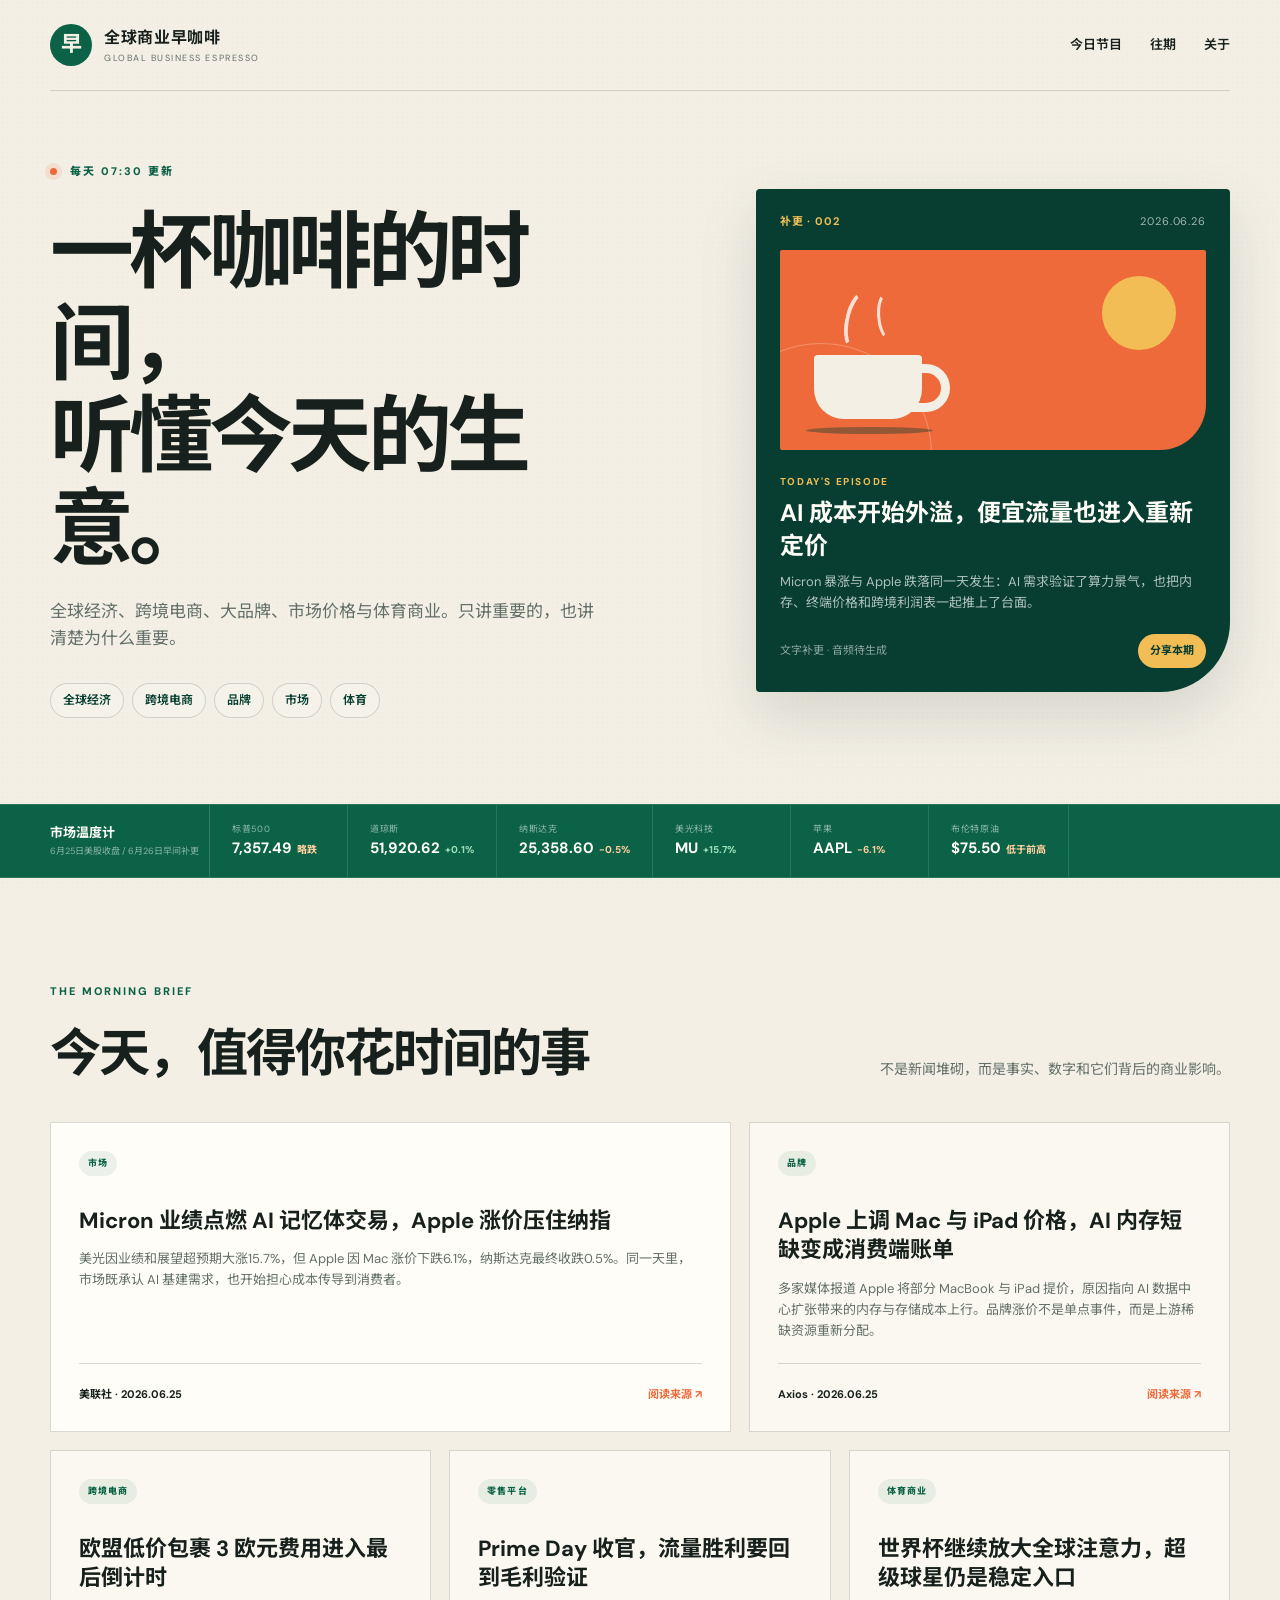
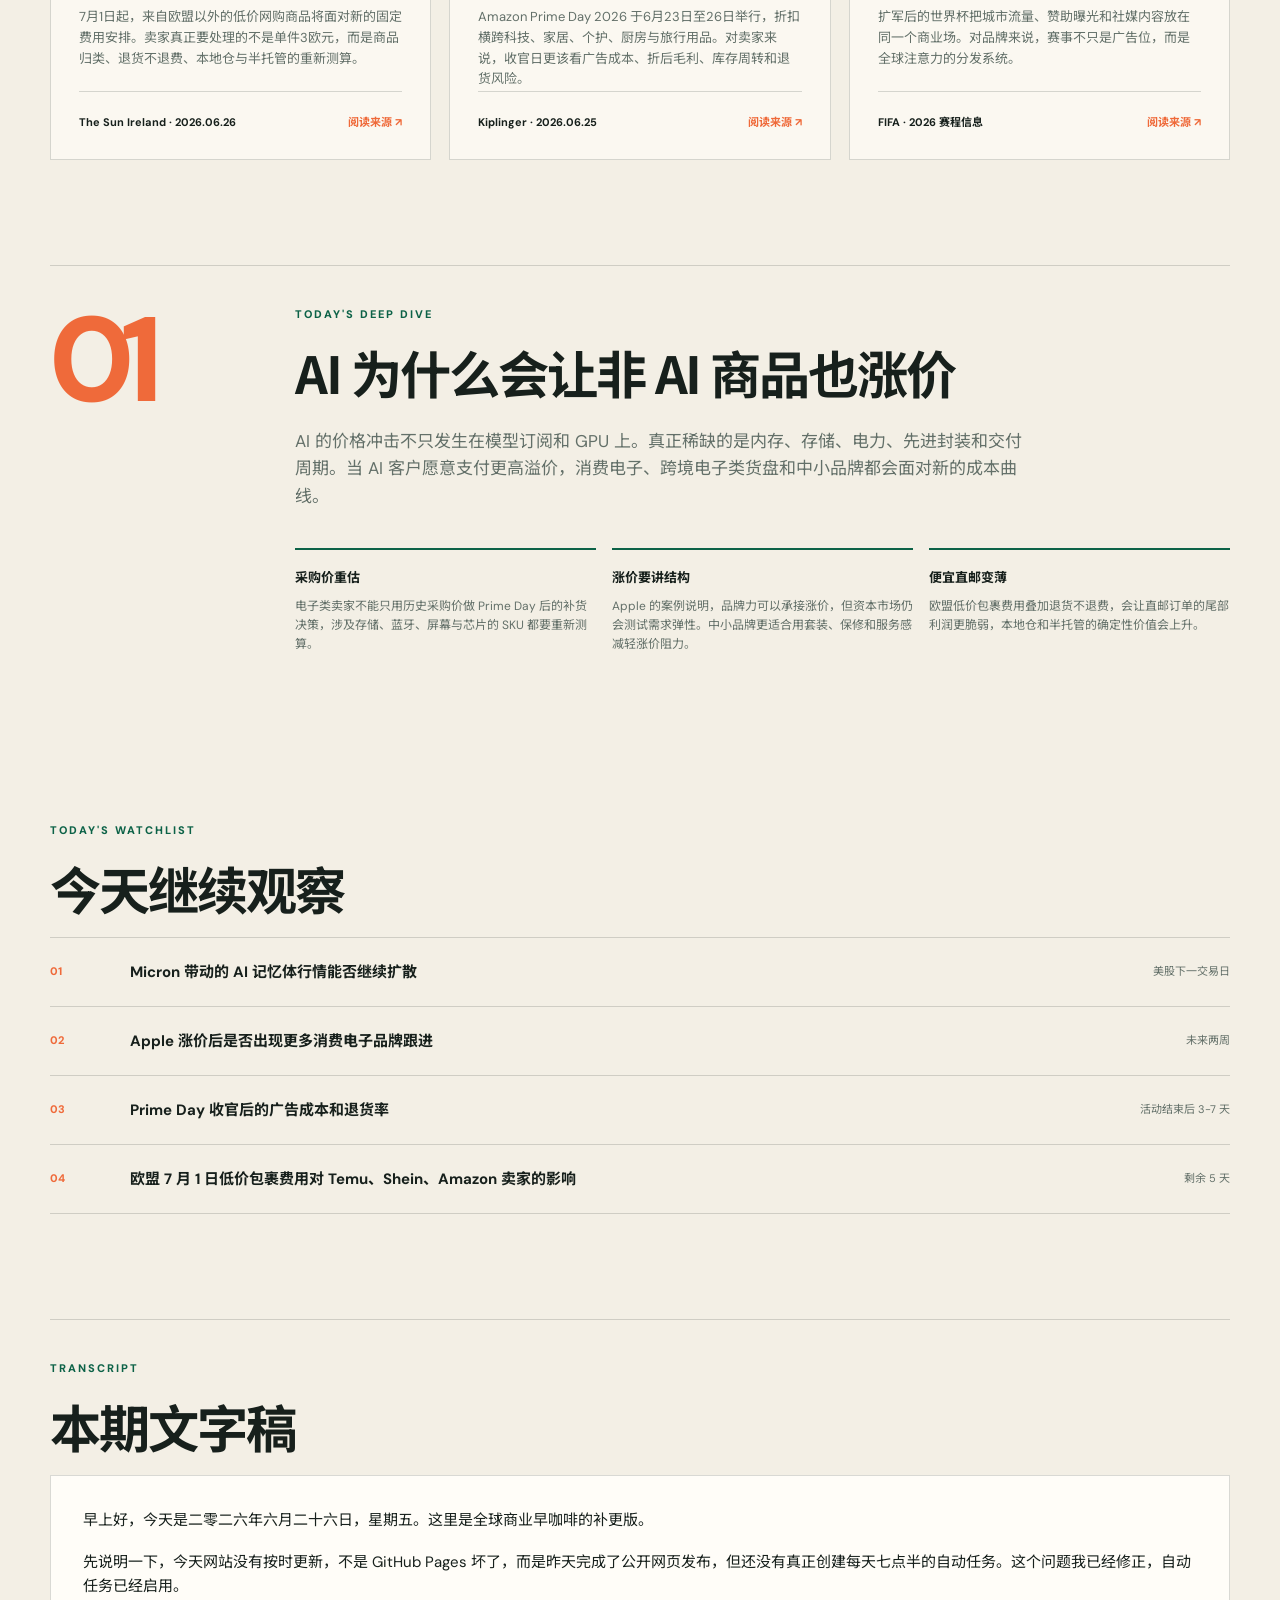
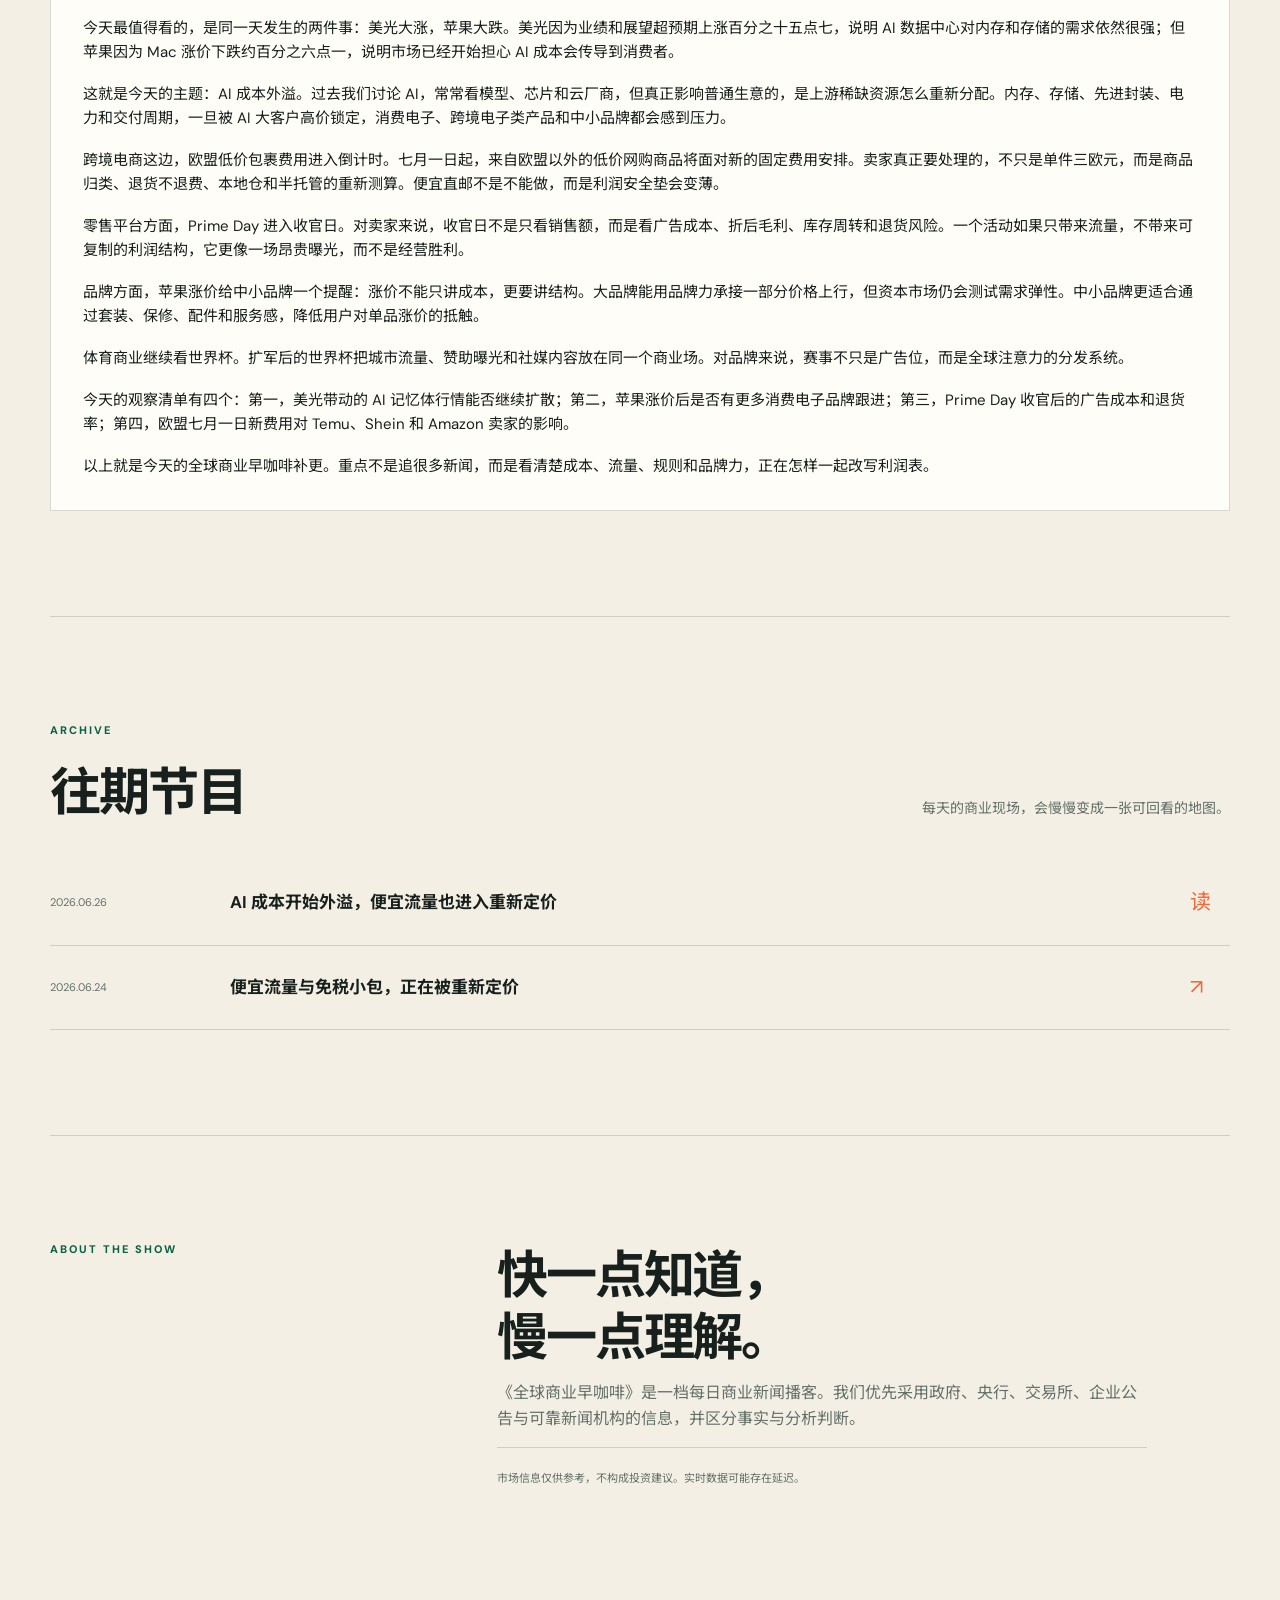
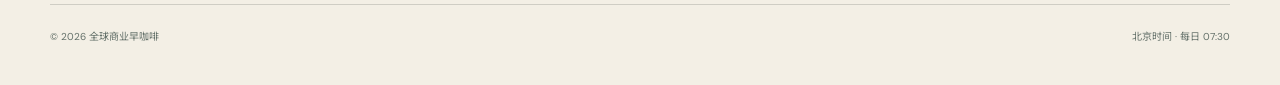
<file: index.html>
<!doctype html>
<html lang="zh-CN">
  <head>
    <meta charset="utf-8" />
    <meta name="viewport" content="width=device-width, initial-scale=1, viewport-fit=cover" />
    <meta name="theme-color" content="#f3efe5" />
    <meta name="apple-mobile-web-app-capable" content="yes" />
    <meta name="apple-mobile-web-app-status-bar-style" content="default" />
    <meta
      name="description"
      content="全球商业早咖啡：每天早上 7:30，用一杯咖啡的时间听懂全球经济、跨境电商、品牌、市场与体育商业。"
    />
    <title>全球商业早咖啡</title>
    <link rel="preconnect" href="https://fonts.googleapis.com" />
    <link rel="preconnect" href="https://fonts.gstatic.com" crossorigin />
    <link
      href="https://fonts.googleapis.com/css2?family=DM+Sans:wght@400;500;600;700&family=Noto+Sans+SC:wght@400;500;600;700;800&display=swap"
      rel="stylesheet"
    />
    <link rel="stylesheet" href="styles.css?v=20260626-2" />
  </head>
  <body>
    <div class="paper-noise" aria-hidden="true"></div>
    <header class="site-header">
      <a class="brand" href="#top" aria-label="全球商业早咖啡首页">
        <span class="brand-mark">早</span>
        <span>
          <strong>全球商业早咖啡</strong>
          <small>GLOBAL BUSINESS ESPRESSO</small>
        </span>
      </a>
      <nav aria-label="主要导航">
        <a href="#today">今日节目</a>
        <a href="#archive">往期</a>
        <a href="#about">关于</a>
      </nav>
    </header>

    <main id="top">
      <section class="hero" id="today">
        <div class="hero-copy">
          <p class="eyebrow"><span class="live-dot"></span> 每天 07:30 更新</p>
          <h1>一杯咖啡的时间，<br />听懂今天的生意。</h1>
          <p class="hero-intro">
            全球经济、跨境电商、大品牌、市场价格与体育商业。只讲重要的，也讲清楚为什么重要。
          </p>
          <div class="topic-strip" aria-label="节目主题">
            <span>全球经济</span><span>跨境电商</span><span>品牌</span><span>市场</span><span>体育</span>
          </div>
        </div>

        <article class="player-card" aria-label="今日节目播放器">
          <div class="player-topline">
            <span class="issue-number" id="issue-number">试播 · 001</span>
            <time id="episode-date">2026.06.24</time>
          </div>
          <div class="cover-art" aria-hidden="true">
            <div class="sun"></div>
            <div class="cup"><span></span></div>
            <div class="steam steam-one"></div>
            <div class="steam steam-two"></div>
          </div>
          <p class="player-label">TODAY'S EPISODE</p>
          <h2 id="episode-title">正在准备今日早咖啡…</h2>
          <p class="episode-deck" id="episode-deck"></p>
          <audio id="audio-player" controls preload="metadata" hidden style="display: none;">
            您的浏览器不支持音频播放。
          </audio>
          <div class="player-meta">
            <span id="episode-duration">约 5 分钟</span>
            <button class="share-button" id="share-button" type="button">分享本期</button>
          </div>
        </article>
      </section>

      <section class="market-ribbon" aria-label="市场温度计">
        <div class="ribbon-heading">
          <span>市场温度计</span>
          <small id="market-time">数据时间</small>
        </div>
        <div class="ticker" id="market-ticker"></div>
      </section>

      <section class="briefing section-shell">
        <div class="section-heading">
          <div>
            <p class="eyebrow">THE MORNING BRIEF</p>
            <h2>今天，值得你花时间的事</h2>
          </div>
          <p>不是新闻堆砌，而是事实、数字和它们背后的商业影响。</p>
        </div>
        <div class="story-grid" id="story-grid"></div>
      </section>

      <section class="deep-dive section-shell" id="deep-dive">
        <div class="deep-dive-number">01</div>
        <div class="deep-dive-content">
          <p class="eyebrow">TODAY'S DEEP DIVE</p>
          <h2 id="deep-dive-title"></h2>
          <p class="deep-dive-lead" id="deep-dive-lead"></p>
          <div class="impact-list" id="impact-list"></div>
        </div>
      </section>

      <section class="watchlist section-shell">
        <div class="section-heading compact">
          <div>
            <p class="eyebrow">TODAY'S WATCHLIST</p>
            <h2>今天继续观察</h2>
          </div>
        </div>
        <ol id="watchlist"></ol>
      </section>

      <section class="transcript section-shell" id="transcript-section" hidden>
        <div class="section-heading compact">
          <div>
            <p class="eyebrow">TRANSCRIPT</p>
            <h2>本期文字稿</h2>
          </div>
        </div>
        <div class="transcript-card" id="episode-transcript"></div>
      </section>

      <section class="archive section-shell" id="archive">
        <div class="section-heading">
          <div>
            <p class="eyebrow">ARCHIVE</p>
            <h2>往期节目</h2>
          </div>
          <p>每天的商业现场，会慢慢变成一张可回看的地图。</p>
        </div>
        <div class="archive-list" id="archive-list"></div>
      </section>

      <section class="about section-shell" id="about">
        <p class="eyebrow">ABOUT THE SHOW</p>
        <div>
          <h2>快一点知道，<br />慢一点理解。</h2>
          <p>
            《全球商业早咖啡》是一档每日商业新闻播客。我们优先采用政府、央行、交易所、企业公告与可靠新闻机构的信息，并区分事实与分析判断。
          </p>
          <p class="disclaimer">市场信息仅供参考，不构成投资建议。实时数据可能存在延迟。</p>
        </div>
      </section>
    </main>

    <footer>
      <span>© <span id="current-year"></span> 全球商业早咖啡</span>
      <span>北京时间 · 每日 07:30</span>
    </footer>

    <div class="toast" id="toast" role="status" aria-live="polite"></div>
    <script src="app.js?v=20260626-2" defer></script>
  </body>
</html>
</file>
<file: styles.css>
:root {
  --ink: #17201c;
  --muted: #637069;
  --paper: #f3efe5;
  --paper-deep: #e8e1d2;
  --green: #0c6247;
  --green-dark: #073e31;
  --orange: #ef6a3a;
  --yellow: #f2bd55;
  --line: rgba(23, 32, 28, 0.16);
  --white: #fffdf8;
  --shadow: 0 24px 60px rgba(45, 56, 48, 0.14);
}

[hidden] { display: none !important; }

* { box-sizing: border-box; }

html { scroll-behavior: smooth; }

body {
  margin: 0;
  color: var(--ink);
  background: var(--paper);
  font-family: "DM Sans", "Noto Sans SC", system-ui, sans-serif;
  line-height: 1.6;
}

a { color: inherit; }

.paper-noise {
  position: fixed;
  inset: 0;
  z-index: -1;
  opacity: 0.24;
  pointer-events: none;
  background-image: radial-gradient(rgba(10, 37, 28, 0.11) 0.55px, transparent 0.55px);
  background-size: 5px 5px;
}

.site-header {
  width: min(1180px, calc(100% - 40px));
  margin: 0 auto;
  padding: 24px 0;
  display: flex;
  align-items: center;
  justify-content: space-between;
  border-bottom: 1px solid var(--line);
}

.brand { display: flex; gap: 12px; align-items: center; text-decoration: none; }
.brand-mark {
  width: 42px; height: 42px; display: grid; place-items: center;
  color: var(--paper); background: var(--green); border-radius: 50%;
  font-size: 21px; font-weight: 800;
}
.brand strong { display: block; font-size: 16px; letter-spacing: .04em; }
.brand small { display: block; color: var(--muted); font-size: 9px; letter-spacing: .17em; }

nav { display: flex; gap: 28px; }
nav a { font-size: 13px; text-decoration: none; font-weight: 600; }
nav a:hover { color: var(--green); }

.hero {
  width: min(1180px, calc(100% - 40px));
  margin: 0 auto;
  min-height: 690px;
  display: grid;
  grid-template-columns: 1.12fr .88fr;
  gap: clamp(50px, 8vw, 110px);
  align-items: center;
  padding: 72px 0 86px;
}

.eyebrow {
  margin: 0 0 18px;
  color: var(--green);
  font-size: 11px;
  font-weight: 800;
  letter-spacing: .18em;
  text-transform: uppercase;
}

.live-dot {
  display: inline-block; width: 7px; height: 7px; border-radius: 50%;
  background: var(--orange); box-shadow: 0 0 0 5px rgba(239,106,58,.12);
  margin-right: 8px;
}

.hero h1 {
  margin: 0;
  max-width: 700px;
  font-family: "Noto Sans SC", sans-serif;
  font-size: clamp(48px, 6.6vw, 84px);
  line-height: 1.1;
  letter-spacing: -.055em;
}

.hero-intro { max-width: 560px; margin: 30px 0; color: var(--muted); font-size: 17px; }
.topic-strip { display: flex; flex-wrap: wrap; gap: 8px; }
.topic-strip span {
  padding: 7px 12px; border: 1px solid var(--line); border-radius: 99px;
  color: var(--green-dark); background: rgba(255,255,255,.22); font-size: 12px; font-weight: 600;
}

.player-card {
  position: relative;
  overflow: hidden;
  padding: 24px;
  color: var(--white);
  background: var(--green-dark);
  border-radius: 4px 4px 70px 4px;
  box-shadow: var(--shadow);
}

.player-topline, .player-meta { display: flex; align-items: center; justify-content: space-between; }
.player-topline { position: relative; z-index: 2; font-size: 11px; letter-spacing: .08em; }
.issue-number { color: var(--yellow); font-weight: 700; }
.player-topline time { color: rgba(255,255,255,.62); }

.cover-art {
  position: relative;
  height: 200px;
  margin: 20px 0 24px;
  overflow: hidden;
  background: var(--orange);
  border-radius: 2px 2px 46px 2px;
}
.cover-art::before {
  content: ""; position: absolute; width: 220px; height: 220px; border: 1px solid rgba(255,255,255,.25);
  border-radius: 50%; left: -70px; bottom: -115px;
}
.sun { position: absolute; width: 74px; height: 74px; right: 30px; top: 26px; border-radius: 50%; background: var(--yellow); }
.cup { position: absolute; left: 34px; bottom: 31px; width: 108px; height: 64px; background: var(--paper); border-radius: 4px 4px 30px 30px; }
.cup::after { content: ""; position: absolute; width: 32px; height: 30px; border: 9px solid var(--paper); border-left: 0; right: -28px; top: 9px; border-radius: 0 30px 30px 0; }
.cup span { position: absolute; width: 127px; height: 7px; left: -8px; bottom: -15px; border-radius: 50%; background: rgba(7,62,49,.4); }
.steam { position: absolute; bottom: 98px; width: 30px; height: 62px; border: 4px solid rgba(255,255,255,.78); border-color: transparent transparent transparent rgba(255,255,255,.78); border-radius: 50%; transform: rotate(12deg); }
.steam-one { left: 65px; }
.steam-two { left: 94px; bottom: 103px; transform: rotate(-4deg) scale(.8); }

.player-label { margin: 0 0 7px; color: var(--yellow); font-size: 10px; font-weight: 700; letter-spacing: .16em; }
.player-card h2 { margin: 0; font-size: 24px; line-height: 1.35; }
.episode-deck { min-height: 44px; margin: 10px 0 18px; color: rgba(255,255,255,.68); font-size: 13px; }
audio { width: 100%; height: 38px; }
.player-meta { margin-top: 16px; color: rgba(255,255,255,.55); font-size: 11px; }
.share-button { border: 0; padding: 8px 12px; color: var(--green-dark); background: var(--yellow); border-radius: 99px; font: inherit; font-weight: 700; cursor: pointer; }

.market-ribbon {
  display: grid;
  grid-template-columns: 210px 1fr;
  color: var(--white);
  background: var(--green);
  border-top: 1px solid rgba(255,255,255,.12);
  border-bottom: 1px solid rgba(255,255,255,.12);
}
.ribbon-heading { padding: 18px max(24px, calc((100vw - 1180px) / 2)); padding-right: 25px; border-right: 1px solid rgba(255,255,255,.15); }
.ribbon-heading span, .ribbon-heading small { display: block; white-space: nowrap; }
.ribbon-heading span { font-size: 13px; font-weight: 700; }
.ribbon-heading small { color: rgba(255,255,255,.52); font-size: 9px; }
.ticker { display: flex; align-items: stretch; overflow-x: auto; scrollbar-width: none; }
.ticker::-webkit-scrollbar { display: none; }
.ticker-item { min-width: 138px; padding: 17px 22px; border-right: 1px solid rgba(255,255,255,.12); }
.ticker-item small, .ticker-item strong { display: block; white-space: nowrap; }
.ticker-item small { color: rgba(255,255,255,.55); font-size: 9px; letter-spacing: .08em; }
.ticker-item strong { font-size: 15px; }
.ticker-item em { margin-left: 5px; color: #ffd09e; font-size: 10px; font-style: normal; }
.ticker-item em.up { color: #9fe0bc; }

.section-shell { width: min(1180px, calc(100% - 40px)); margin: 0 auto; padding: 105px 0; }
.section-heading { display: flex; align-items: end; justify-content: space-between; gap: 50px; margin-bottom: 42px; }
.section-heading h2, .about h2, .deep-dive h2 { margin: 0; font-family: "Noto Sans SC", sans-serif; font-size: clamp(32px, 4vw, 52px); line-height: 1.2; letter-spacing: -.04em; }
.section-heading > p { max-width: 360px; margin: 0; color: var(--muted); font-size: 14px; }

.story-grid { display: grid; grid-template-columns: repeat(12, 1fr); gap: 18px; }
.story-card { grid-column: span 4; min-height: 310px; display: flex; flex-direction: column; padding: 28px; background: rgba(255,253,248,.62); border: 1px solid var(--line); }
.story-card:first-child { grid-column: span 7; background: var(--white); }
.story-card:nth-child(2) { grid-column: span 5; }
.story-tag { width: fit-content; padding: 5px 9px; color: var(--green); background: rgba(12,98,71,.08); border-radius: 99px; font-size: 9px; font-weight: 800; letter-spacing: .12em; }
.story-card h3 { margin: 30px 0 14px; font-size: 22px; line-height: 1.35; }
.story-card p { margin: 0; color: var(--muted); font-size: 13px; }
.story-source { margin-top: auto; padding-top: 22px; display: flex; align-items: center; justify-content: space-between; border-top: 1px solid var(--line); text-decoration: none; font-size: 11px; font-weight: 700; }
.story-source span:last-child { color: var(--orange); }

.deep-dive { display: grid; grid-template-columns: 180px 1fr; gap: 65px; padding-top: 40px; border-top: 1px solid var(--line); }
.deep-dive-number { color: var(--orange); font-size: 120px; font-weight: 800; line-height: .9; letter-spacing: -.09em; }
.deep-dive-lead { max-width: 740px; margin: 25px 0 38px; color: var(--muted); font-size: 17px; }
.impact-list { display: grid; grid-template-columns: repeat(3, 1fr); gap: 16px; }
.impact-item { padding: 18px 0; border-top: 2px solid var(--green); }
.impact-item strong { display: block; margin-bottom: 8px; font-size: 13px; }
.impact-item p { margin: 0; color: var(--muted); font-size: 12px; }

.watchlist { padding-top: 45px; }
.section-heading.compact { margin-bottom: 18px; }
.watchlist ol { margin: 0; padding: 0; list-style: none; border-top: 1px solid var(--line); }
.watchlist li { display: grid; grid-template-columns: 60px 1fr auto; gap: 20px; align-items: center; padding: 22px 0; border-bottom: 1px solid var(--line); }
.watchlist .watch-number { color: var(--orange); font-size: 11px; font-weight: 800; }
.watchlist strong { font-size: 15px; }
.watchlist time { color: var(--muted); font-size: 11px; }

.transcript { padding-top: 40px; border-top: 1px solid var(--line); }
.transcript-card {
  padding: 32px;
  background: var(--white);
  border: 1px solid var(--line);
  color: var(--ink);
  font-size: 15px;
}
.transcript-card p { margin: 0 0 18px; }
.transcript-card p:last-child { margin-bottom: 0; }

.archive { border-top: 1px solid var(--line); }
.archive-item { display: grid; grid-template-columns: 150px 1fr 40px; gap: 30px; align-items: center; padding: 25px 0; border-bottom: 1px solid var(--line); text-decoration: none; }
.archive-item time { color: var(--muted); font-size: 11px; }
.archive-item strong { font-size: 17px; }
.archive-item span { color: var(--orange); font-size: 21px; }

.about { display: grid; grid-template-columns: 1fr 2fr; gap: 80px; border-top: 1px solid var(--line); }
.about > div > p { max-width: 650px; color: var(--muted); }
.about .disclaimer { padding-top: 22px; border-top: 1px solid var(--line); font-size: 11px; }

footer { width: min(1180px, calc(100% - 40px)); margin: 0 auto; padding: 24px 0 40px; display: flex; justify-content: space-between; color: var(--muted); border-top: 1px solid var(--line); font-size: 10px; }
.toast { position: fixed; left: 50%; bottom: 28px; z-index: 20; transform: translate(-50%, 20px); padding: 10px 16px; color: white; background: var(--green-dark); border-radius: 99px; box-shadow: var(--shadow); font-size: 12px; opacity: 0; pointer-events: none; transition: .2s ease; }
.toast.show { opacity: 1; transform: translate(-50%, 0); }

@media (max-width: 820px) {
  .site-header { width: min(100% - 28px, 680px); padding: 16px 0; }
  nav { display: none; }
  .brand-mark { width: 38px; height: 38px; }
  .hero { width: min(100% - 28px, 680px); min-height: auto; grid-template-columns: 1fr; gap: 46px; padding: 58px 0 64px; }
  .hero h1 { font-size: clamp(45px, 13.4vw, 72px); }
  .hero-intro { font-size: 15px; }
  .player-card { padding: 18px; border-radius: 4px 4px 48px 4px; }
  .cover-art { height: 180px; }
  .market-ribbon { grid-template-columns: 1fr; }
  .ribbon-heading { padding: 13px 18px; border-right: 0; border-bottom: 1px solid rgba(255,255,255,.15); }
  .ribbon-heading span, .ribbon-heading small { display: inline; margin-right: 8px; }
  .ticker-item { min-width: 126px; padding: 14px 18px; }
  .section-shell { width: min(100% - 28px, 680px); padding: 72px 0; }
  .section-heading { display: block; margin-bottom: 30px; }
  .section-heading > p { margin-top: 14px; }
  .story-grid { display: block; }
  .story-card { min-height: 285px; margin-bottom: 12px; }
  .deep-dive { grid-template-columns: 1fr; gap: 25px; padding-top: 30px; }
  .deep-dive-number { font-size: 75px; }
  .impact-list { grid-template-columns: 1fr; }
  .watchlist li { grid-template-columns: 34px 1fr; gap: 8px; }
  .watchlist time { grid-column: 2; }
  .archive-item { grid-template-columns: 90px 1fr 20px; gap: 12px; }
  .about { grid-template-columns: 1fr; gap: 24px; }
  footer { width: min(100% - 28px, 680px); display: block; }
  footer span { display: block; }
}

@media (prefers-reduced-motion: reduce) {
  * { scroll-behavior: auto !important; transition: none !important; }
}
</file>
